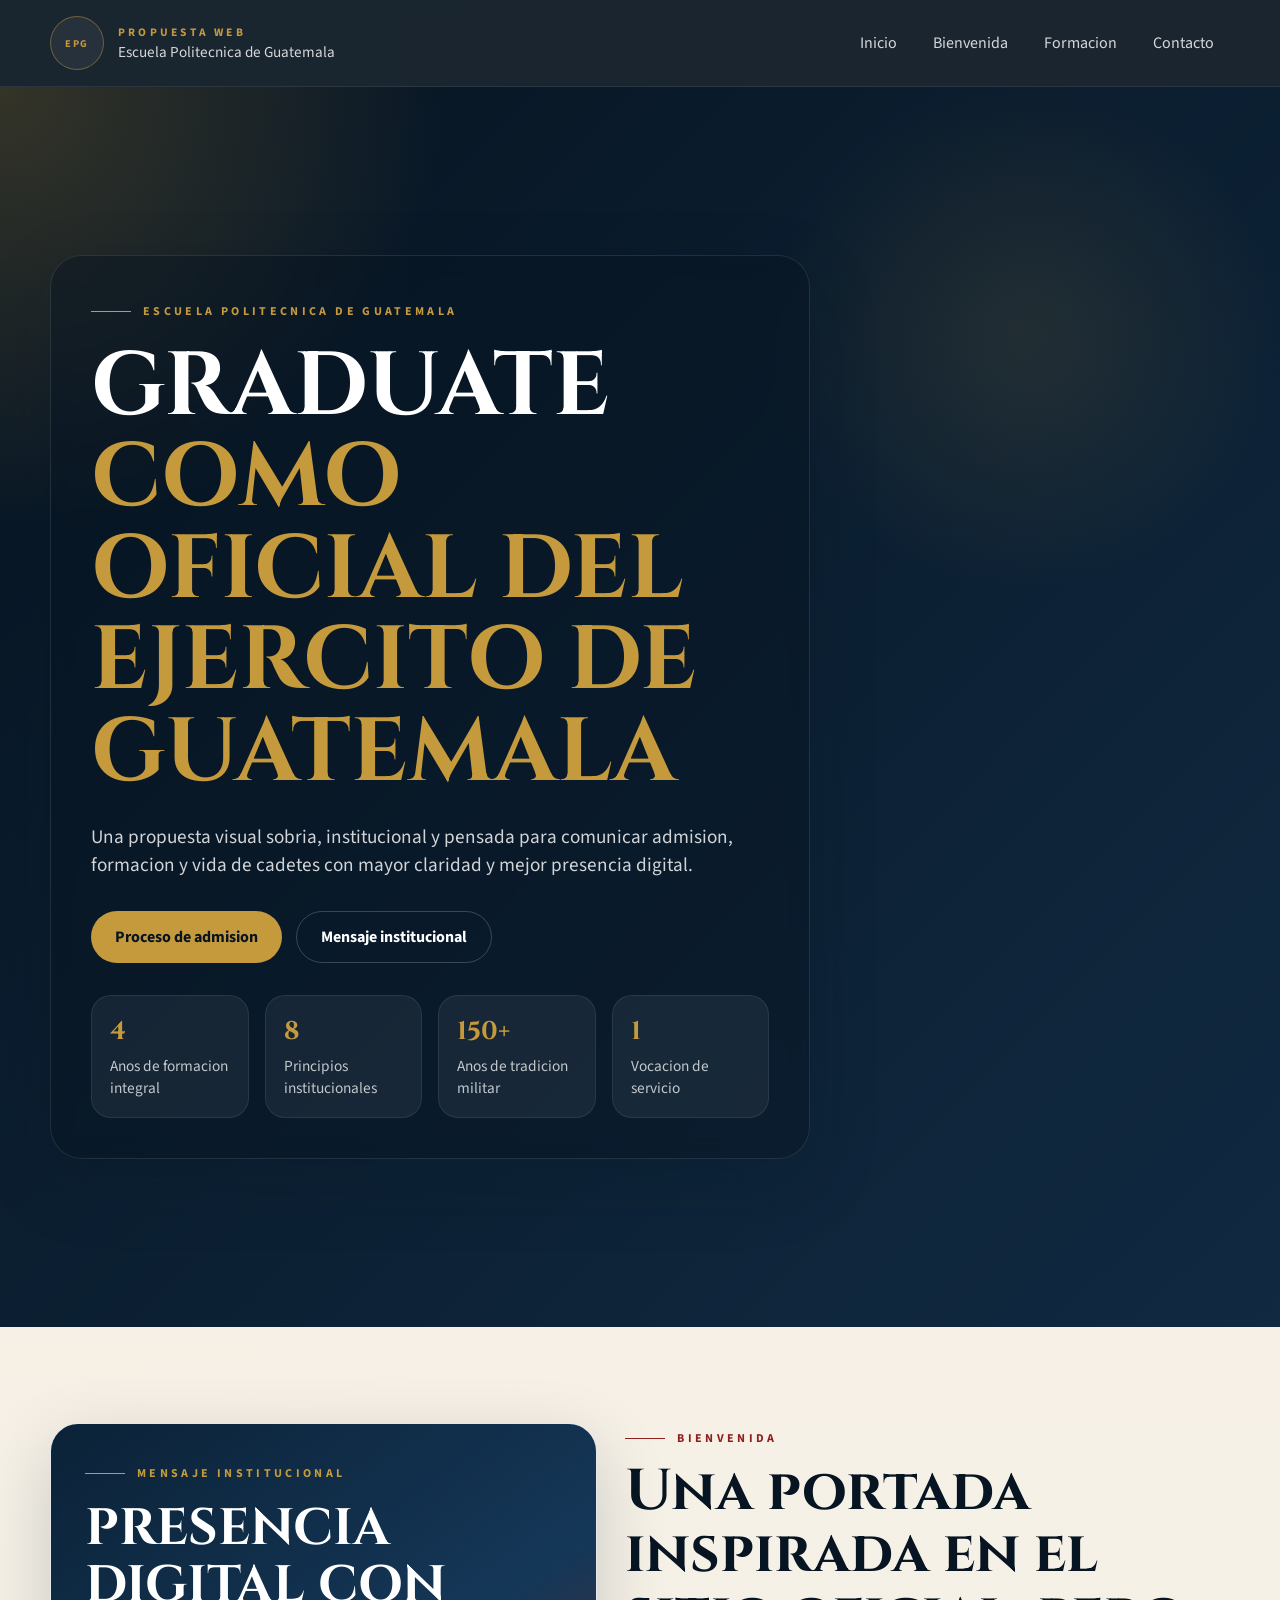
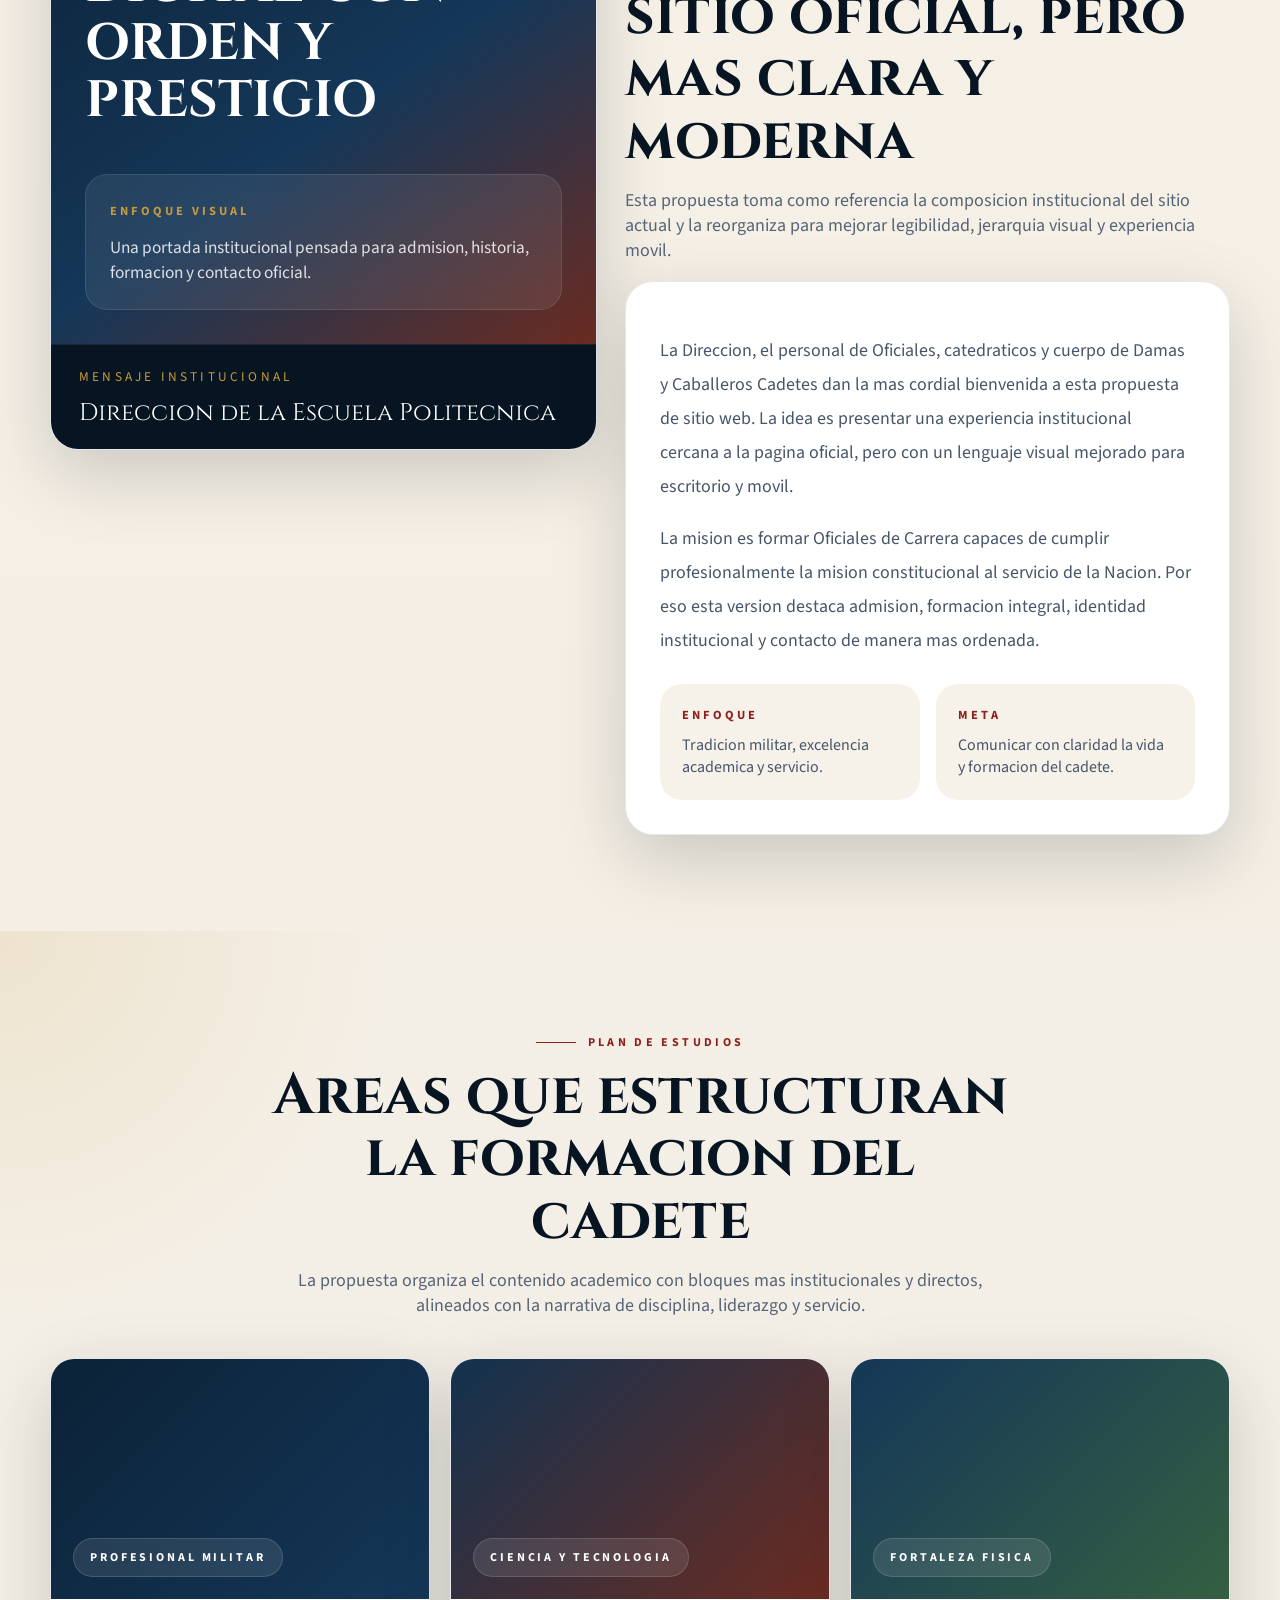
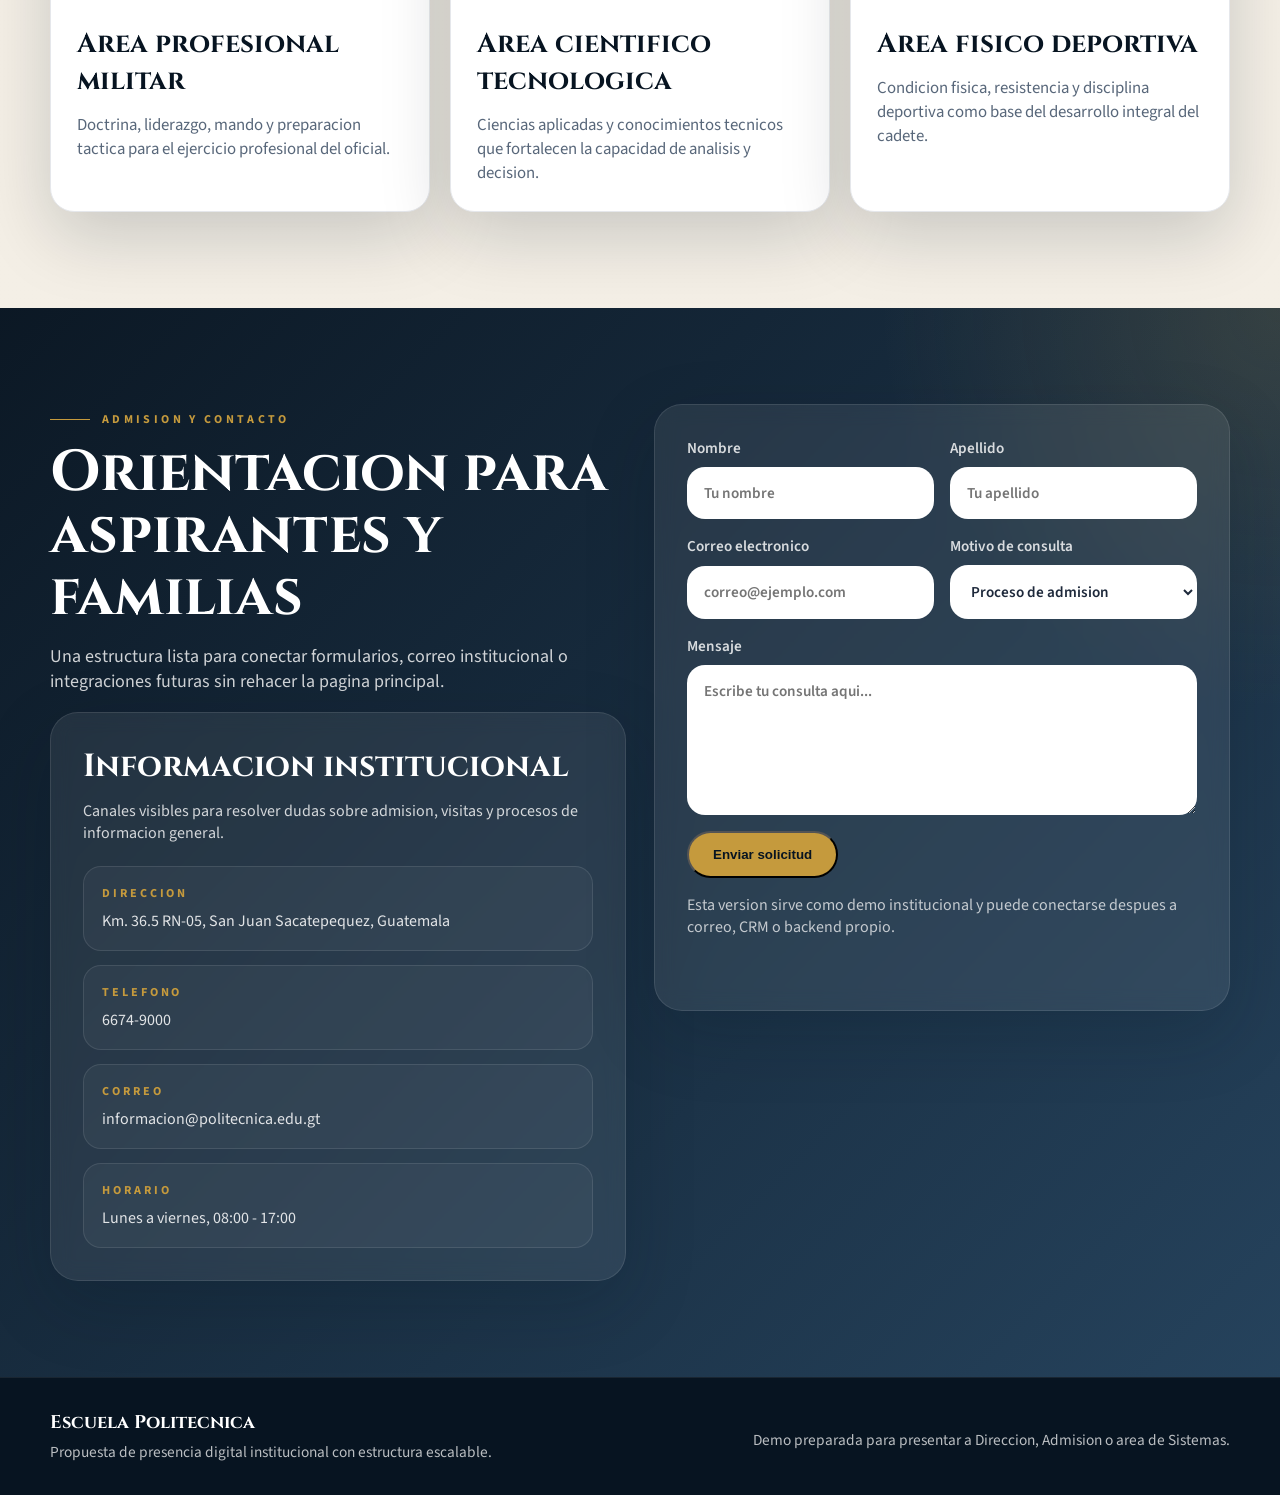
<file: site/index.html>
<!doctype html>
<html lang="es">
  <head>
    <meta charset="UTF-8" />
    <meta name="viewport" content="width=device-width, initial-scale=1.0" />
    <meta
      name="description"
      content="Sitio institucional de la Escuela Politecnica con estructura moderna, escalable y lista para crecer."
    />
    <title>Escuela Politecnica</title>
    <script type="module" crossorigin src="./assets/index-DQVd6Ttd.js"></script>
    <link rel="stylesheet" crossorigin href="./assets/index-B2uB-DBB.css">
  </head>
  <body>
    <div id="root"></div>
  </body>
</html>
</file>
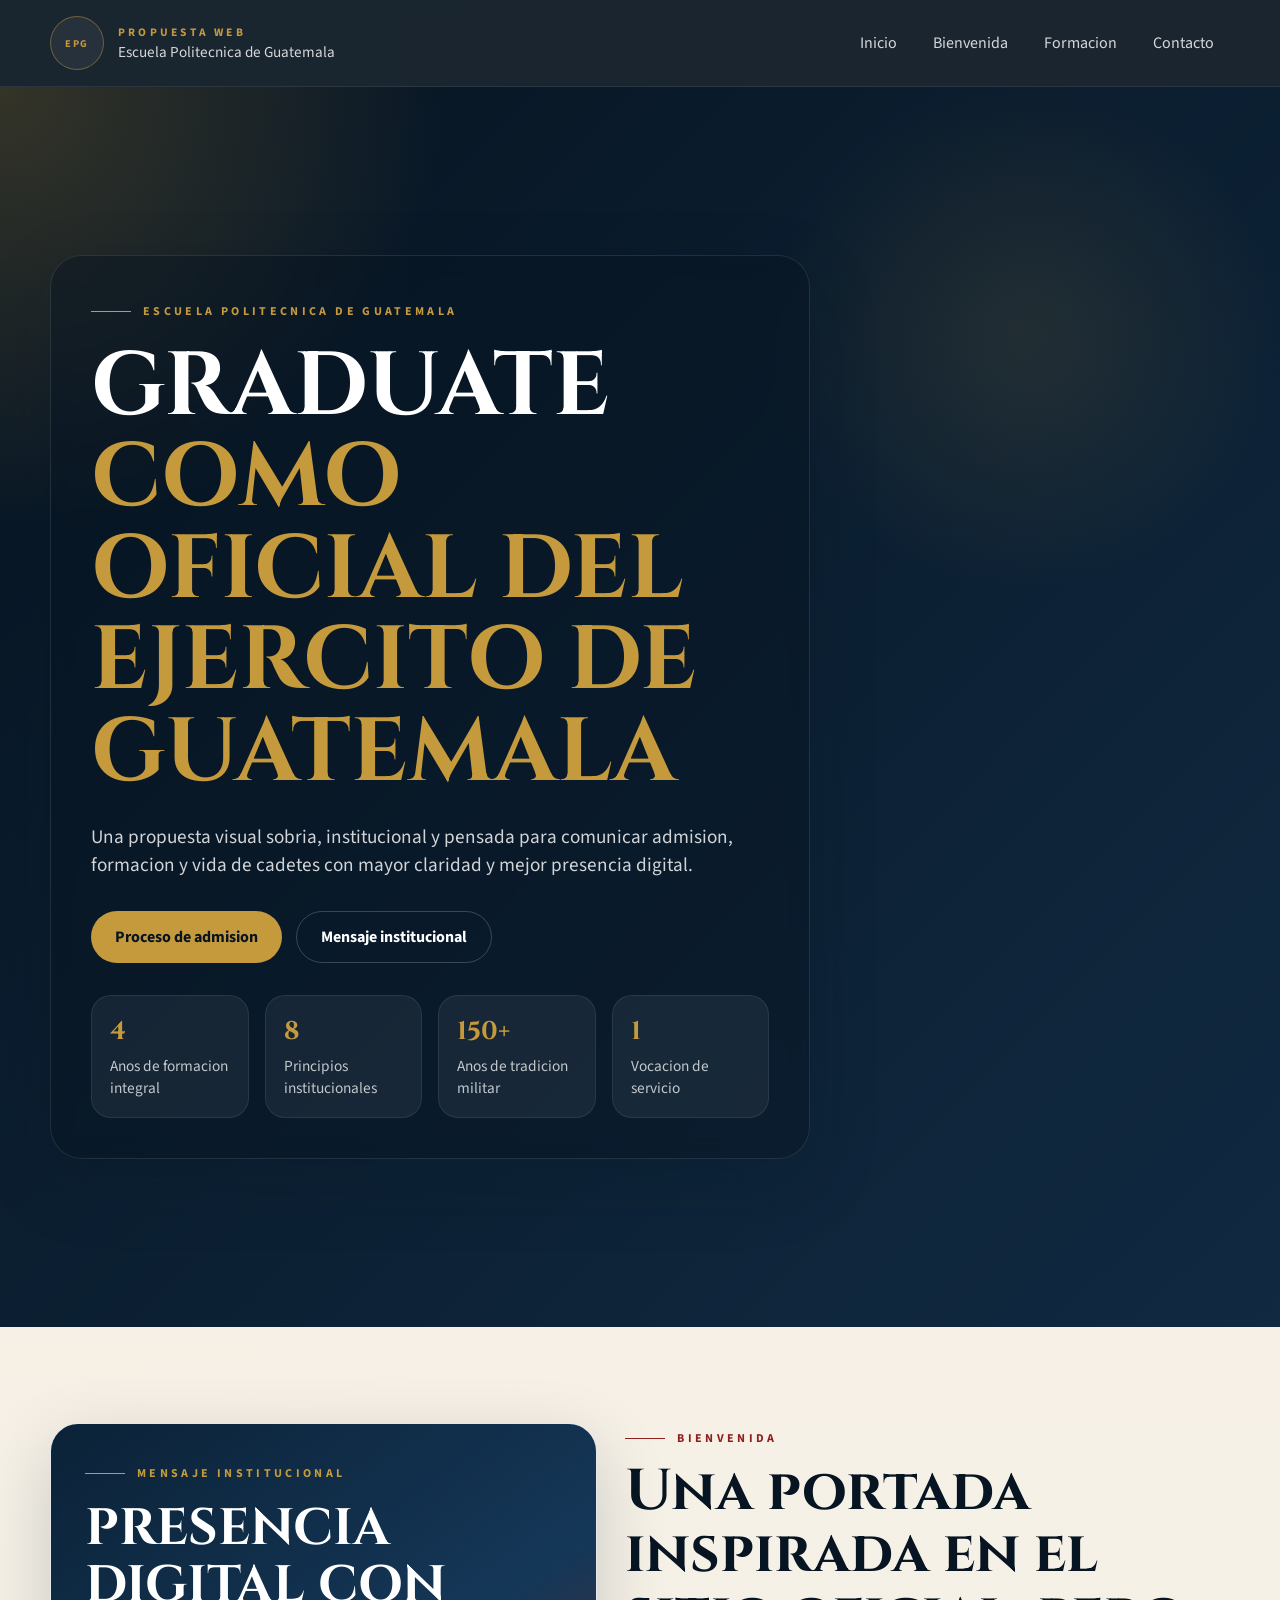
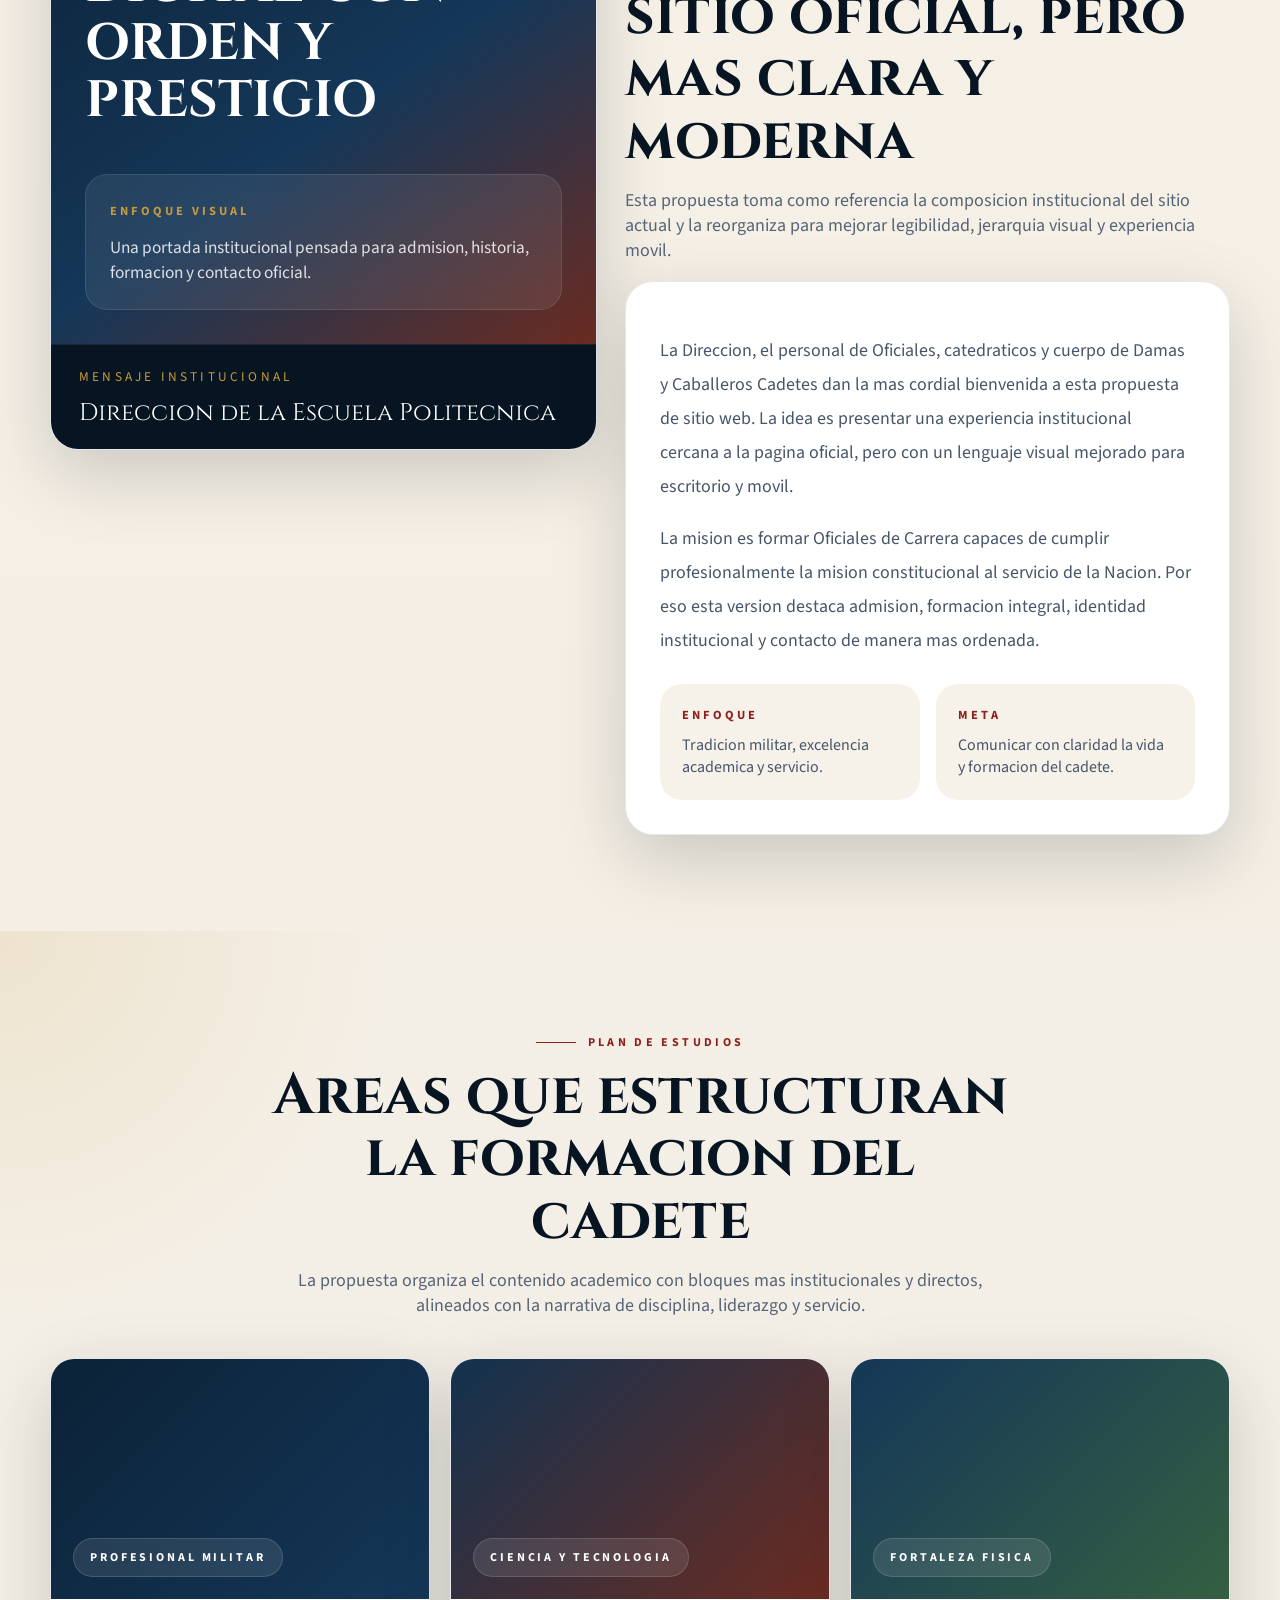
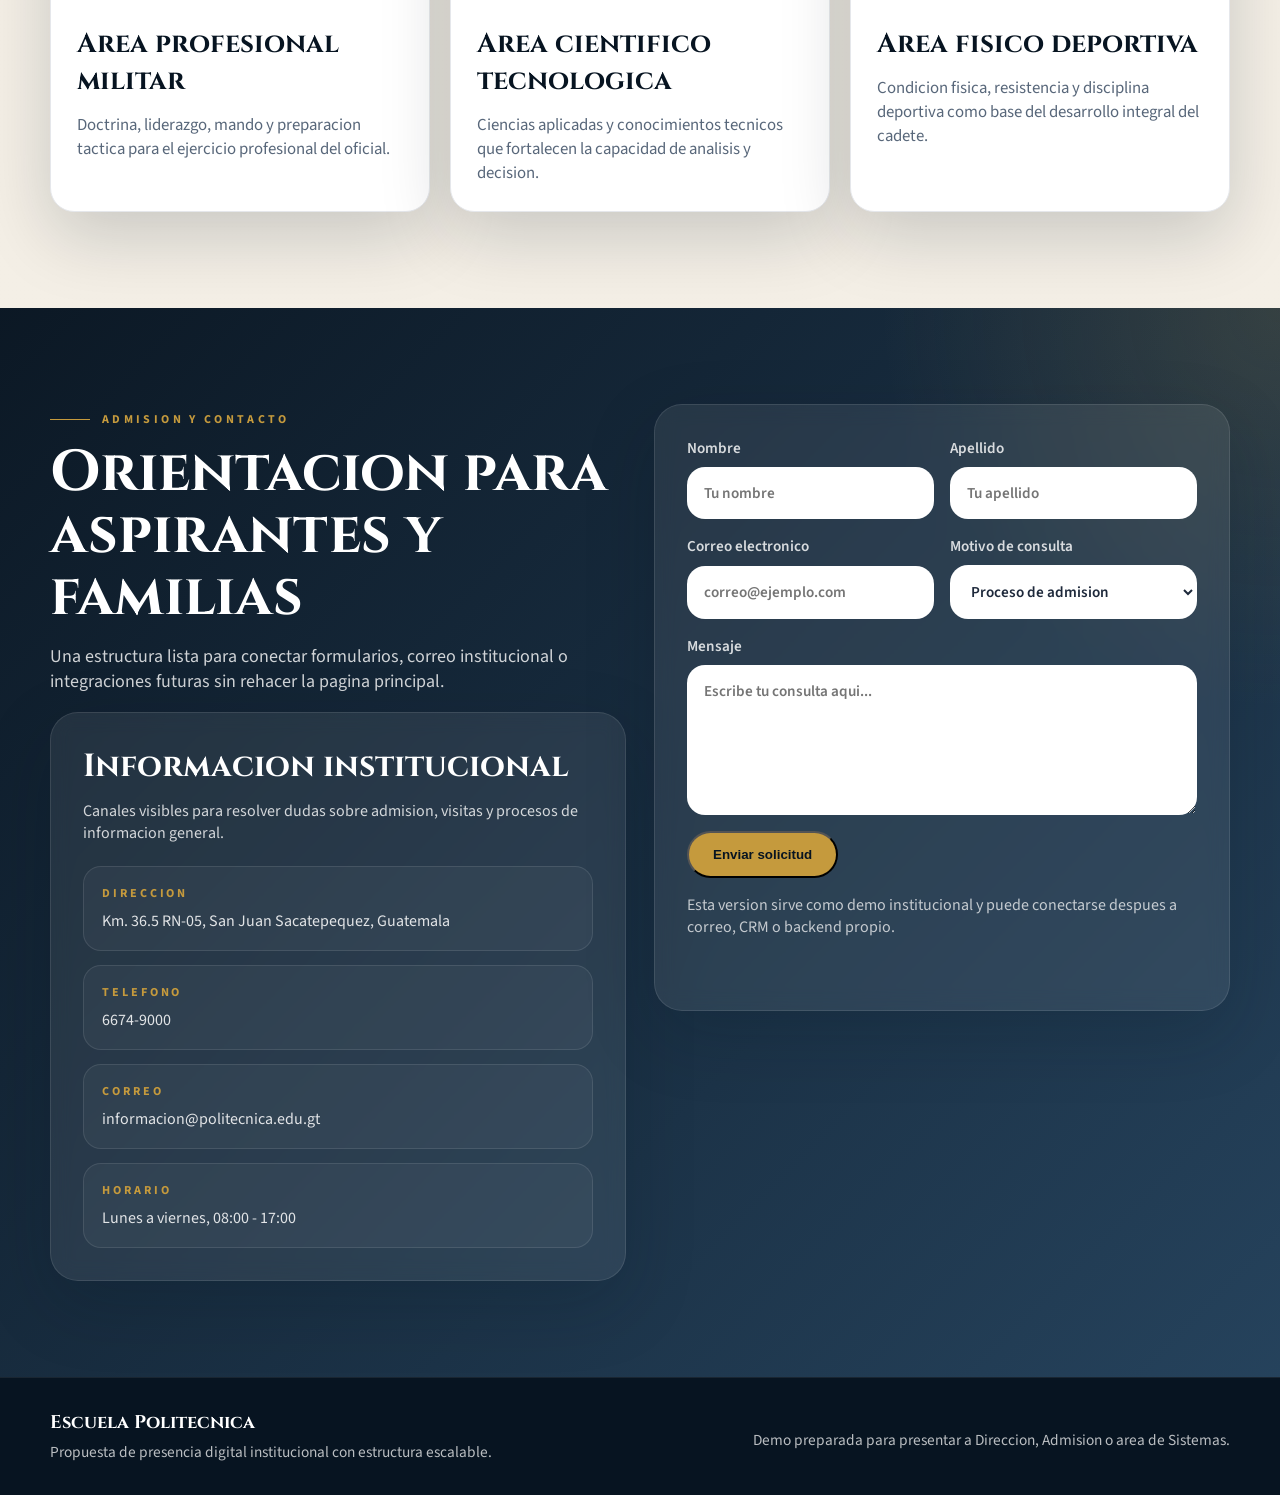
<file: site/demo.html>
<!doctype html>
<html lang="es">
<head>
  <meta charset="UTF-8" />
  <meta name="viewport" content="width=device-width, initial-scale=1.0" />
  <meta name="description" content="Propuesta de sitio institucional para la Escuela Politecnica de Guatemala." />
  <title>Propuesta Web | Escuela Politecnica</title>
  <style>
    @import url('https://fonts.googleapis.com/css2?family=Cinzel:wght@500;600;700;800&family=Source+Sans+3:wght@400;500;600;700&display=swap');
    :root { --navy:#071421; --gold:#c59a3d; --red:#8f1f1d; --text:#223142; --shadow:0 24px 70px rgba(7,20,33,.18); --radius-lg:28px; --radius-md:22px; --radius-sm:18px; --max:min(1180px,calc(100% - 2rem)); }
    *{box-sizing:border-box} html{scroll-behavior:smooth} body{margin:0;font-family:'Source Sans 3',sans-serif;color:var(--text);background:radial-gradient(circle at top left,rgba(197,154,61,.12),transparent 30%),linear-gradient(180deg,#f8f3ea 0%,#f1ebdf 100%)} a{text-decoration:none;color:inherit} section{padding:96px 0} .container{width:var(--max);margin:0 auto}
    .eyebrow{display:inline-flex;align-items:center;gap:12px;font-size:.75rem;font-weight:700;text-transform:uppercase;letter-spacing:.28em;color:var(--red)} .eyebrow:before{content:"";width:40px;height:1px;background:currentColor} .section-title{margin:14px 0 0;font-family:'Cinzel',serif;font-size:clamp(2.2rem,5vw,3.6rem);line-height:1.08;color:var(--navy)} .section-copy{margin-top:16px;font-size:1.125rem;color:#556476;max-width:48rem}
    header{position:sticky;top:0;z-index:20;backdrop-filter:blur(10px);background:rgba(7,20,33,.92);border-bottom:1px solid rgba(255,255,255,.08)} .nav-shell{width:var(--max);margin:0 auto;padding:16px 0;display:flex;align-items:center;justify-content:space-between;gap:18px} .brand{display:flex;align-items:center;gap:14px;color:#fff} .brand-mark{width:54px;height:54px;border-radius:999px;border:1px solid rgba(197,154,61,.45);display:grid;place-items:center;color:var(--gold);font-size:.65rem;font-weight:700;letter-spacing:.18em;text-transform:uppercase;background:rgba(255,255,255,.06)} .brand small{display:block;color:var(--gold);text-transform:uppercase;letter-spacing:.28em;font-weight:700;font-size:.72rem} .brand span{display:block;color:rgba(255,255,255,.82);font-size:.95rem}
    .nav-links{display:flex;align-items:center;gap:4px} .nav-links a{color:rgba(255,255,255,.82);padding:12px 16px;border-radius:999px;transition:.2s ease} .nav-links a:hover{background:rgba(255,255,255,.08);color:#fff} .menu-toggle{display:none;color:#fff;border:1px solid rgba(197,154,61,.45);background:transparent;border-radius:999px;padding:10px 16px;font:inherit}
    .hero{position:relative;overflow:hidden;min-height:92vh;background:var(--navy);color:#fff} .hero-bg{position:absolute;inset:0;background:radial-gradient(circle at top left,rgba(197,154,61,.24),transparent 25%),linear-gradient(135deg,rgba(7,20,33,.96),rgba(18,46,72,.84))} .hero-bg:after{content:"";position:absolute;inset:0;background:radial-gradient(circle at 80% 20%,rgba(197,154,61,.12),transparent 18%)} .hero-content{position:relative;width:var(--max);margin:0 auto;min-height:92vh;display:flex;align-items:center;padding:72px 0}
    .hero-card{max-width:760px;padding:40px;border-radius:32px;border:1px solid rgba(255,255,255,.1);background:rgba(7,20,33,.46);backdrop-filter:blur(10px);box-shadow:var(--shadow)} .hero .eyebrow{color:var(--gold)} .hero-title{margin:22px 0 0;max-width:14ch;font-family:'Cinzel',serif;font-size:clamp(2.9rem,7vw,5.8rem);text-transform:uppercase;line-height:1.02} .hero-title span{color:var(--gold)} .hero-copy{max-width:42rem;margin-top:24px;font-size:1.2rem;color:rgba(255,255,255,.82)} .actions{display:flex;flex-wrap:wrap;gap:14px;margin-top:32px}
    .btn{display:inline-flex;align-items:center;justify-content:center;padding:14px 24px;border-radius:999px;font-weight:700;transition:transform .2s ease,background .2s ease}.btn:hover{transform:translateY(-2px)} .btn-primary{background:var(--gold);color:var(--navy)} .btn-secondary{border:1px solid rgba(255,255,255,.2);color:#fff}
    .hero-stats{margin-top:32px;display:grid;grid-template-columns:repeat(4,minmax(0,1fr));gap:16px}.hero-stats article{padding:18px;border-radius:20px;background:rgba(255,255,255,.06);border:1px solid rgba(255,255,255,.08)} .hero-stats strong{display:block;font-family:'Cinzel',serif;font-size:1.6rem;color:var(--gold)} .hero-stats span{display:block;margin-top:6px;color:rgba(255,255,255,.74);font-size:.96rem}
    .welcome-grid,.contact-grid{display:grid;gap:28px;align-items:start}.welcome-grid{grid-template-columns:.95fr 1.05fr}.contact-grid{grid-template-columns:1fr 1fr}.panel{background:#fff;border:1px solid #e5e7eb;border-radius:var(--radius-lg);box-shadow:var(--shadow);overflow:hidden}
    .visual-panel{min-height:520px;display:flex;flex-direction:column;justify-content:space-between;background:linear-gradient(145deg,#0b2237 0%,#153758 55%,#6b2c22 100%);color:#fff;padding:34px}.visual-panel h3{margin:18px 0 0;max-width:11ch;font-family:'Cinzel',serif;font-size:clamp(2rem,5vw,3.2rem);line-height:1.12;text-transform:uppercase}.visual-note{padding:24px;border-radius:var(--radius-md);border:1px solid rgba(255,255,255,.1);background:rgba(255,255,255,.08);backdrop-filter:blur(8px)} .visual-note strong{color:var(--gold);text-transform:uppercase;font-size:.78rem;letter-spacing:.24em} .visual-note p{margin:14px 0 0;color:rgba(255,255,255,.84);font-size:1.08rem}
    .panel-footer{padding:20px 28px;background:var(--navy);color:#fff;border-top:1px solid rgba(255,255,255,.08)} .panel-footer small{color:var(--gold);text-transform:uppercase;letter-spacing:.24em} .panel-footer p{margin:10px 0 0;font-family:'Cinzel',serif;font-size:1.5rem} .copy-card{padding:34px} .copy-card p{font-size:1.12rem;line-height:1.9;color:#465568} .copy-card p+p{margin-top:18px}
    .mini-grid{margin-top:26px;display:grid;gap:16px;grid-template-columns:repeat(2,minmax(0,1fr))}.mini-card{padding:22px;border-radius:var(--radius-md);background:rgba(244,239,230,.82)} .mini-card strong{display:block;color:var(--red);font-size:.78rem;text-transform:uppercase;letter-spacing:.24em} .mini-card span{display:block;margin-top:10px;color:#465568;font-size:1rem}
    .study-area{position:relative;overflow:hidden;background:radial-gradient(circle at top left,rgba(197,154,61,.14),transparent 24%),linear-gradient(180deg,rgba(244,239,230,.96),rgba(244,239,230,.98))}.section-head.center{text-align:center;max-width:760px;margin:0 auto 40px}.section-head.center .section-copy{margin-left:auto;margin-right:auto}
    .cards{display:grid;gap:20px;grid-template-columns:repeat(3,minmax(0,1fr))}.card{overflow:hidden;background:#fff;border:1px solid #e5e7eb;border-radius:24px;box-shadow:var(--shadow)} .card-visual{height:240px;padding:22px;display:flex;align-items:end;background-size:cover} .card-visual span{display:inline-flex;padding:10px 16px;border-radius:999px;border:1px solid rgba(255,255,255,.14);background:rgba(255,255,255,.1);color:#fff;font-size:.75rem;text-transform:uppercase;letter-spacing:.24em;font-weight:700;backdrop-filter:blur(8px)} .card-body{padding:26px} .card-body h3{margin:0;font-family:'Cinzel',serif;font-size:1.7rem;color:var(--navy)} .card-body p{margin:14px 0 0;color:#58677a;font-size:1.05rem}
    .contact-area{color:#fff;background:radial-gradient(circle at top right,rgba(197,154,61,.16),transparent 24%),linear-gradient(135deg,rgba(7,20,33,.98),rgba(20,52,81,.92))}.contact-area .section-title,.contact-area .section-copy{color:#fff}.glass{border-radius:var(--radius-lg);border:1px solid rgba(255,255,255,.1);background:rgba(255,255,255,.08);backdrop-filter:blur(10px);box-shadow:var(--shadow);padding:32px}
    .info-list{margin-top:22px;display:grid;gap:14px}.info-item{border-radius:var(--radius-sm);border:1px solid rgba(255,255,255,.1);background:rgba(255,255,255,.04);padding:18px}.info-item strong{display:block;color:var(--gold);font-size:.76rem;text-transform:uppercase;letter-spacing:.24em}.info-item span{display:block;margin-top:8px;color:rgba(255,255,255,.86)}
    form{display:grid;gap:16px}.form-grid{display:grid;gap:16px;grid-template-columns:repeat(2,minmax(0,1fr))} label{display:grid;gap:8px;font-size:.95rem;color:rgba(255,255,255,.82);font-weight:600} input,select,textarea{width:100%;border:1px solid rgba(255,255,255,.12);border-radius:18px;padding:14px 16px;font:inherit;color:#1e293b;background:#fff} textarea{min-height:150px;resize:vertical}.full{grid-column:1 / -1}.status{min-height:24px;color:var(--gold);font-weight:700}
    footer{padding:32px 0;background:var(--navy);border-top:1px solid rgba(255,255,255,.08);color:rgba(255,255,255,.72)} .footer-shell{width:var(--max);margin:0 auto;display:flex;align-items:center;justify-content:space-between;gap:18px} .footer-shell strong{display:block;font-family:'Cinzel',serif;color:#fff;font-size:1.15rem} .footer-shell span{display:block;margin-top:6px;font-size:.96rem}
    @media (max-width:980px){.welcome-grid,.contact-grid,.cards,.hero-stats{grid-template-columns:1fr}.hero-content{padding:56px 0}}
    @media (max-width:760px){section{padding:74px 0}.menu-toggle{display:inline-flex}.nav-links{position:absolute;left:1rem;right:1rem;top:calc(100% + .75rem);display:none;flex-direction:column;align-items:stretch;padding:12px;border-radius:24px;border:1px solid rgba(255,255,255,.08);background:rgba(7,20,33,.98);box-shadow:var(--shadow)} .nav-links.open{display:flex}.brand span{font-size:.86rem}.hero-card,.copy-card,.glass,.visual-panel{padding:26px}.form-grid,.mini-grid{grid-template-columns:1fr}.footer-shell{flex-direction:column;align-items:start}}
  </style>
</head>
<body>
  <header><div class="nav-shell"><a class="brand" href="#inicio"><div class="brand-mark">EPG</div><div><small>Propuesta web</small><span>Escuela Politecnica de Guatemala</span></div></a><button class="menu-toggle" id="menuToggle" type="button">Menu</button><nav class="nav-links" id="navLinks"><a href="#inicio">Inicio</a><a href="#bienvenida">Bienvenida</a><a href="#formacion">Formacion</a><a href="#contacto">Contacto</a></nav></div></header>
  <section class="hero" id="inicio"><div class="hero-bg"></div><div class="hero-content"><div class="hero-card"><div class="eyebrow">Escuela Politecnica de Guatemala</div><h1 class="hero-title">Graduate <span>como Oficial del Ejercito de Guatemala</span></h1><p class="hero-copy">Una propuesta visual sobria, institucional y pensada para comunicar admision, formacion y vida de cadetes con mayor claridad y mejor presencia digital.</p><div class="actions"><a class="btn btn-primary" href="#contacto">Proceso de admision</a><a class="btn btn-secondary" href="#bienvenida">Mensaje institucional</a></div><div class="hero-stats"><article><strong>4</strong><span>Anos de formacion integral</span></article><article><strong>8</strong><span>Principios institucionales</span></article><article><strong>150+</strong><span>Anos de tradicion militar</span></article><article><strong>1</strong><span>Vocacion de servicio</span></article></div></div></div></section>
  <section id="bienvenida"><div class="container welcome-grid"><article class="panel"><div class="visual-panel"><div><div class="eyebrow" style="color: var(--gold);">Mensaje institucional</div><h3>Presencia digital con orden y prestigio</h3></div><div class="visual-note"><strong>Enfoque visual</strong><p>Una portada institucional pensada para admision, historia, formacion y contacto oficial.</p></div></div><div class="panel-footer"><small>Mensaje institucional</small><p>Direccion de la Escuela Politecnica</p></div></article><div><div class="section-head"><div class="eyebrow">Bienvenida</div><h2 class="section-title">Una portada inspirada en el sitio oficial, pero mas clara y moderna</h2><p class="section-copy">Esta propuesta toma como referencia la composicion institucional del sitio actual y la reorganiza para mejorar legibilidad, jerarquia visual y experiencia movil.</p></div><article class="panel copy-card"><p>La Direccion, el personal de Oficiales, catedraticos y cuerpo de Damas y Caballeros Cadetes dan la mas cordial bienvenida a esta propuesta de sitio web. La idea es presentar una experiencia institucional cercana a la pagina oficial, pero con un lenguaje visual mejorado para escritorio y movil.</p><p>La mision es formar Oficiales de Carrera capaces de cumplir profesionalmente la mision constitucional al servicio de la Nacion. Por eso esta version destaca admision, formacion integral, identidad institucional y contacto de manera mas ordenada.</p><div class="mini-grid"><article class="mini-card"><strong>Enfoque</strong><span>Tradicion militar, excelencia academica y servicio.</span></article><article class="mini-card"><strong>Meta</strong><span>Comunicar con claridad la vida y formacion del cadete.</span></article></div></article></div></div></section>
  <section class="study-area" id="formacion"><div class="container"><div class="section-head center"><div class="eyebrow">Plan de estudios</div><h2 class="section-title">Areas que estructuran la formacion del cadete</h2><p class="section-copy">La propuesta organiza el contenido academico con bloques mas institucionales y directos, alineados con la narrativa de disciplina, liderazgo y servicio.</p></div><div class="cards"><article class="card"><div class="card-visual" style="background-image: linear-gradient(135deg, #0b2237, #153758);"><span>Profesional militar</span></div><div class="card-body"><h3>Area profesional militar</h3><p>Doctrina, liderazgo, mando y preparacion tactica para el ejercicio profesional del oficial.</p></div></article><article class="card"><div class="card-visual" style="background-image: linear-gradient(135deg, #12324f, #6b2c22);"><span>Ciencia y tecnologia</span></div><div class="card-body"><h3>Area cientifico tecnologica</h3><p>Ciencias aplicadas y conocimientos tecnicos que fortalecen la capacidad de analisis y decision.</p></div></article><article class="card"><div class="card-visual" style="background-image: linear-gradient(135deg, #153758, #355f42);"><span>Fortaleza fisica</span></div><div class="card-body"><h3>Area fisico deportiva</h3><p>Condicion fisica, resistencia y disciplina deportiva como base del desarrollo integral del cadete.</p></div></article></div></div></section>
  <section class="contact-area" id="contacto"><div class="container contact-grid"><div><div class="section-head"><div class="eyebrow" style="color: var(--gold);">Admision y contacto</div><h2 class="section-title">Orientacion para aspirantes y familias</h2><p class="section-copy" style="color: rgba(255,255,255,.8);">Una estructura lista para conectar formularios, correo institucional o integraciones futuras sin rehacer la pagina principal.</p></div><article class="glass"><h3 style="margin:0;font-family:'Cinzel',serif;font-size:2rem;">Informacion institucional</h3><p style="margin-top:12px;color:rgba(255,255,255,.8);">Canales visibles para resolver dudas sobre admision, visitas y procesos de informacion general.</p><div class="info-list"><div class="info-item"><strong>Direccion</strong><span>Km. 36.5 RN-05, San Juan Sacatepequez, Guatemala</span></div><div class="info-item"><strong>Telefono</strong><span>6674-9000</span></div><div class="info-item"><strong>Correo</strong><span>informacion@politecnica.edu.gt</span></div><div class="info-item"><strong>Horario</strong><span>Lunes a viernes, 08:00 - 17:00</span></div></div></article></div><article class="glass"><form id="contactForm"><div class="form-grid"><label>Nombre<input name="nombre" placeholder="Tu nombre" /></label><label>Apellido<input name="apellido" placeholder="Tu apellido" /></label><label>Correo electronico<input name="correo" type="email" placeholder="correo@ejemplo.com" /></label><label>Motivo de consulta<select name="motivo"><option>Proceso de admision</option><option>Programas academicos</option><option>Visita institucional</option><option>Informacion general</option></select></label><label class="full">Mensaje<textarea name="mensaje" placeholder="Escribe tu consulta aqui..."></textarea></label></div><button class="btn btn-primary" type="submit" style="width:fit-content;">Enviar solicitud</button><p style="margin:0;color:rgba(255,255,255,.72);">Esta version sirve como demo institucional y puede conectarse despues a correo, CRM o backend propio.</p><div class="status" id="formStatus"></div></form></article></div></section>
  <footer><div class="footer-shell"><div><strong>Escuela Politecnica</strong><span>Propuesta de presencia digital institucional con estructura escalable.</span></div><span>Demo preparada para presentar a Direccion, Admision o area de Sistemas.</span></div></footer>
  <script>
    const menuToggle = document.getElementById('menuToggle');
    const navLinks = document.getElementById('navLinks');
    const contactForm = document.getElementById('contactForm');
    const formStatus = document.getElementById('formStatus');
    menuToggle.addEventListener('click', () => navLinks.classList.toggle('open'));
    navLinks.querySelectorAll('a').forEach((link) => link.addEventListener('click', () => navLinks.classList.remove('open')));
    contactForm.addEventListener('submit', (event) => {
      event.preventDefault();
      const formData = new FormData(contactForm);
      const nombre = String(formData.get('nombre') || '').trim();
      const correo = String(formData.get('correo') || '').trim();
      const mensaje = String(formData.get('mensaje') || '').trim();
      if (!nombre || !correo || !mensaje) {
        formStatus.textContent = 'Completa los campos obligatorios para continuar.';
        return;
      }
      formStatus.textContent = 'Solicitud enviada. Esta demo puede conectarse luego al canal oficial que defina la institucion.';
      contactForm.reset();
    });
  </script>
</body>
</html>
</file>
<file: site/assets/index-B2uB-DBB.css>
@import"https://fonts.googleapis.com/css2?family=Cinzel:wght@500;600;700;800&family=Source+Sans+3:wght@400;500;600;700&display=swap";*,:before,:after{--tw-border-spacing-x: 0;--tw-border-spacing-y: 0;--tw-translate-x: 0;--tw-translate-y: 0;--tw-rotate: 0;--tw-skew-x: 0;--tw-skew-y: 0;--tw-scale-x: 1;--tw-scale-y: 1;--tw-pan-x: ;--tw-pan-y: ;--tw-pinch-zoom: ;--tw-scroll-snap-strictness: proximity;--tw-gradient-from-position: ;--tw-gradient-via-position: ;--tw-gradient-to-position: ;--tw-ordinal: ;--tw-slashed-zero: ;--tw-numeric-figure: ;--tw-numeric-spacing: ;--tw-numeric-fraction: ;--tw-ring-inset: ;--tw-ring-offset-width: 0px;--tw-ring-offset-color: #fff;--tw-ring-color: rgb(59 130 246 / .5);--tw-ring-offset-shadow: 0 0 #0000;--tw-ring-shadow: 0 0 #0000;--tw-shadow: 0 0 #0000;--tw-shadow-colored: 0 0 #0000;--tw-blur: ;--tw-brightness: ;--tw-contrast: ;--tw-grayscale: ;--tw-hue-rotate: ;--tw-invert: ;--tw-saturate: ;--tw-sepia: ;--tw-drop-shadow: ;--tw-backdrop-blur: ;--tw-backdrop-brightness: ;--tw-backdrop-contrast: ;--tw-backdrop-grayscale: ;--tw-backdrop-hue-rotate: ;--tw-backdrop-invert: ;--tw-backdrop-opacity: ;--tw-backdrop-saturate: ;--tw-backdrop-sepia: ;--tw-contain-size: ;--tw-contain-layout: ;--tw-contain-paint: ;--tw-contain-style: }::backdrop{--tw-border-spacing-x: 0;--tw-border-spacing-y: 0;--tw-translate-x: 0;--tw-translate-y: 0;--tw-rotate: 0;--tw-skew-x: 0;--tw-skew-y: 0;--tw-scale-x: 1;--tw-scale-y: 1;--tw-pan-x: ;--tw-pan-y: ;--tw-pinch-zoom: ;--tw-scroll-snap-strictness: proximity;--tw-gradient-from-position: ;--tw-gradient-via-position: ;--tw-gradient-to-position: ;--tw-ordinal: ;--tw-slashed-zero: ;--tw-numeric-figure: ;--tw-numeric-spacing: ;--tw-numeric-fraction: ;--tw-ring-inset: ;--tw-ring-offset-width: 0px;--tw-ring-offset-color: #fff;--tw-ring-color: rgb(59 130 246 / .5);--tw-ring-offset-shadow: 0 0 #0000;--tw-ring-shadow: 0 0 #0000;--tw-shadow: 0 0 #0000;--tw-shadow-colored: 0 0 #0000;--tw-blur: ;--tw-brightness: ;--tw-contrast: ;--tw-grayscale: ;--tw-hue-rotate: ;--tw-invert: ;--tw-saturate: ;--tw-sepia: ;--tw-drop-shadow: ;--tw-backdrop-blur: ;--tw-backdrop-brightness: ;--tw-backdrop-contrast: ;--tw-backdrop-grayscale: ;--tw-backdrop-hue-rotate: ;--tw-backdrop-invert: ;--tw-backdrop-opacity: ;--tw-backdrop-saturate: ;--tw-backdrop-sepia: ;--tw-contain-size: ;--tw-contain-layout: ;--tw-contain-paint: ;--tw-contain-style: }*,:before,:after{box-sizing:border-box;border-width:0;border-style:solid;border-color:#e5e7eb}:before,:after{--tw-content: ""}html,:host{line-height:1.5;-webkit-text-size-adjust:100%;-moz-tab-size:4;-o-tab-size:4;tab-size:4;font-family:ui-sans-serif,system-ui,sans-serif,"Apple Color Emoji","Segoe UI Emoji",Segoe UI Symbol,"Noto Color Emoji";font-feature-settings:normal;font-variation-settings:normal;-webkit-tap-highlight-color:transparent}body{margin:0;line-height:inherit}hr{height:0;color:inherit;border-top-width:1px}abbr:where([title]){-webkit-text-decoration:underline dotted;text-decoration:underline dotted}h1,h2,h3,h4,h5,h6{font-size:inherit;font-weight:inherit}a{color:inherit;text-decoration:inherit}b,strong{font-weight:bolder}code,kbd,samp,pre{font-family:ui-monospace,SFMono-Regular,Menlo,Monaco,Consolas,Liberation Mono,Courier New,monospace;font-feature-settings:normal;font-variation-settings:normal;font-size:1em}small{font-size:80%}sub,sup{font-size:75%;line-height:0;position:relative;vertical-align:baseline}sub{bottom:-.25em}sup{top:-.5em}table{text-indent:0;border-color:inherit;border-collapse:collapse}button,input,optgroup,select,textarea{font-family:inherit;font-feature-settings:inherit;font-variation-settings:inherit;font-size:100%;font-weight:inherit;line-height:inherit;letter-spacing:inherit;color:inherit;margin:0;padding:0}button,select{text-transform:none}button,input:where([type=button]),input:where([type=reset]),input:where([type=submit]){-webkit-appearance:button;background-color:transparent;background-image:none}:-moz-focusring{outline:auto}:-moz-ui-invalid{box-shadow:none}progress{vertical-align:baseline}::-webkit-inner-spin-button,::-webkit-outer-spin-button{height:auto}[type=search]{-webkit-appearance:textfield;outline-offset:-2px}::-webkit-search-decoration{-webkit-appearance:none}::-webkit-file-upload-button{-webkit-appearance:button;font:inherit}summary{display:list-item}blockquote,dl,dd,h1,h2,h3,h4,h5,h6,hr,figure,p,pre{margin:0}fieldset{margin:0;padding:0}legend{padding:0}ol,ul,menu{list-style:none;margin:0;padding:0}dialog{padding:0}textarea{resize:vertical}input::-moz-placeholder,textarea::-moz-placeholder{opacity:1;color:#9ca3af}input::placeholder,textarea::placeholder{opacity:1;color:#9ca3af}button,[role=button]{cursor:pointer}:disabled{cursor:default}img,svg,video,canvas,audio,iframe,embed,object{display:block;vertical-align:middle}img,video{max-width:100%;height:auto}[hidden]:where(:not([hidden=until-found])){display:none}html{scroll-behavior:smooth}body{margin:0;font-family:Source Sans 3,sans-serif;--tw-text-opacity: 1;color:rgb(15 23 42 / var(--tw-text-opacity, 1))}*{box-sizing:border-box}a{text-decoration-line:none}.absolute{position:absolute}.relative{position:relative}.sticky{position:sticky}.inset-0{top:0;right:0;bottom:0;left:0}.inset-x-4{left:1rem;right:1rem}.bottom-4{bottom:1rem}.bottom-5{bottom:1.25rem}.left-4{left:1rem}.left-5{left:1.25rem}.right-4{right:1rem}.top-0{top:0}.top-1\/2{top:50%}.top-\[calc\(100\%\+0\.75rem\)\]{top:calc(100% + .75rem)}.z-10{z-index:10}.z-50{z-index:50}.mx-auto{margin-left:auto;margin-right:auto}.-mt-8{margin-top:-2rem}.mb-10{margin-bottom:2.5rem}.mb-4{margin-bottom:1rem}.mt-2{margin-top:.5rem}.mt-3{margin-top:.75rem}.mt-4{margin-top:1rem}.mt-5{margin-top:1.25rem}.mt-6{margin-top:1.5rem}.mt-8{margin-top:2rem}.block{display:block}.flex{display:flex}.inline-flex{display:inline-flex}.grid{display:grid}.hidden{display:none}.h-12{height:3rem}.h-14{height:3.5rem}.h-3{height:.75rem}.h-60{height:15rem}.h-64{height:16rem}.h-\[28rem\]{height:28rem}.h-full{height:100%}.min-h-6{min-height:1.5rem}.min-h-\[32rem\]{min-height:32rem}.min-h-\[88vh\]{min-height:88vh}.min-h-screen{min-height:100vh}.w-10{width:2.5rem}.w-12{width:3rem}.w-14{width:3.5rem}.w-3{width:.75rem}.w-\[min\(1180px\,calc\(100\%-2rem\)\)\]{width:min(1180px,calc(100% - 2rem))}.w-full{width:100%}.max-w-2xl{max-width:42rem}.max-w-3xl{max-width:48rem}.max-w-\[10ch\]{max-width:10ch}.max-w-\[14ch\]{max-width:14ch}.-translate-y-1\/2{--tw-translate-y: -50%;transform:translate(var(--tw-translate-x),var(--tw-translate-y)) rotate(var(--tw-rotate)) skew(var(--tw-skew-x)) skewY(var(--tw-skew-y)) scaleX(var(--tw-scale-x)) scaleY(var(--tw-scale-y))}.flex-col{flex-direction:column}.flex-wrap{flex-wrap:wrap}.place-items-center{place-items:center}.items-end{align-items:flex-end}.items-center{align-items:center}.justify-between{justify-content:space-between}.gap-2{gap:.5rem}.gap-3{gap:.75rem}.gap-4{gap:1rem}.gap-5{gap:1.25rem}.gap-6{gap:1.5rem}.gap-8{gap:2rem}.overflow-hidden{overflow:hidden}.rounded-2xl{border-radius:1rem}.rounded-3xl,.rounded-\[1\.5rem\]{border-radius:1.5rem}.rounded-\[1\.75rem\]{border-radius:1.75rem}.rounded-\[2rem\]{border-radius:2rem}.rounded-full{border-radius:9999px}.border{border-width:1px}.border-b{border-bottom-width:1px}.border-t{border-top-width:1px}.border-brand-gold\/20{border-color:#c59a3d33}.border-brand-gold\/40{border-color:#c59a3d66}.border-slate-200{--tw-border-opacity: 1;border-color:rgb(226 232 240 / var(--tw-border-opacity, 1))}.border-white\/10{border-color:#ffffff1a}.border-white\/15{border-color:#ffffff26}.border-white\/20{border-color:#fff3}.bg-brand-gold{--tw-bg-opacity: 1;background-color:rgb(197 154 61 / var(--tw-bg-opacity, 1))}.bg-brand-gold\/15{background-color:#c59a3d26}.bg-brand-navy{--tw-bg-opacity: 1;background-color:rgb(7 20 33 / var(--tw-bg-opacity, 1))}.bg-brand-navy\/45{background-color:#07142173}.bg-brand-navy\/80{background-color:#071421cc}.bg-brand-navy\/90{background-color:#071421e6}.bg-brand-sand\/60{background-color:#f4efe699}.bg-brand-sand\/70{background-color:#f4efe6b3}.bg-brand-sand\/95{background-color:#f4efe6f2}.bg-slate-100\/70{background-color:#f1f5f9b3}.bg-white{--tw-bg-opacity: 1;background-color:rgb(255 255 255 / var(--tw-bg-opacity, 1))}.bg-white\/10{background-color:#ffffff1a}.bg-white\/45{background-color:#ffffff73}.bg-white\/5{background-color:#ffffff0d}.bg-white\/60{background-color:#fff9}.bg-\[linear-gradient\(145deg\,\#0b2237_0\%\,\#153758_55\%\,\#6b2c22_100\%\)\]{background-image:linear-gradient(145deg,#0b2237,#153758 55%,#6b2c22)}.bg-\[radial-gradient\(circle_at_top_left\,rgba\(197\,154\,61\,0\.12\)\,transparent_30\%\)\,linear-gradient\(180deg\,\#f8f3ea_0\%\,\#f1ebdf_100\%\)\]{background-image:radial-gradient(circle at top left,rgba(197,154,61,.12),transparent 30%),linear-gradient(180deg,#f8f3ea,#f1ebdf)}.bg-\[radial-gradient\(circle_at_top_left\,rgba\(197\,154\,61\,0\.14\)\,transparent_24\%\)\,linear-gradient\(180deg\,rgba\(244\,239\,230\,0\.96\)\,rgba\(244\,239\,230\,0\.98\)\)\]{background-image:radial-gradient(circle at top left,rgba(197,154,61,.14),transparent 24%),linear-gradient(180deg,#f4efe6f5,#f4efe6fa)}.bg-\[radial-gradient\(circle_at_top_left\,rgba\(197\,154\,61\,0\.18\)\,transparent_28\%\)\]{background-image:radial-gradient(circle at top left,rgba(197,154,61,.18),transparent 28%)}.bg-\[radial-gradient\(circle_at_top_left\,rgba\(197\,154\,61\,0\.2\)\,transparent_28\%\)\]{background-image:radial-gradient(circle at top left,rgba(197,154,61,.2),transparent 28%)}.bg-cover{background-size:cover}.bg-center{background-position:center}.bg-no-repeat{background-repeat:no-repeat}.object-cover{-o-object-fit:cover;object-fit:cover}.p-3{padding:.75rem}.p-4{padding:1rem}.p-5{padding:1.25rem}.p-6{padding:1.5rem}.p-8{padding:2rem}.px-4{padding-left:1rem;padding-right:1rem}.px-6{padding-left:1.5rem;padding-right:1.5rem}.py-2{padding-top:.5rem;padding-bottom:.5rem}.py-20{padding-top:5rem;padding-bottom:5rem}.py-24{padding-top:6rem;padding-bottom:6rem}.py-3{padding-top:.75rem;padding-bottom:.75rem}.py-4{padding-top:1rem;padding-bottom:1rem}.py-5{padding-top:1.25rem;padding-bottom:1.25rem}.py-8{padding-top:2rem;padding-bottom:2rem}.text-center{text-align:center}.font-heading{font-family:Cinzel,serif}.text-2xl{font-size:1.5rem;line-height:2rem}.text-3xl{font-size:1.875rem;line-height:2.25rem}.text-4xl{font-size:2.25rem;line-height:2.5rem}.text-\[0\.58rem\]{font-size:.58rem}.text-lg{font-size:1.125rem;line-height:1.75rem}.text-sm{font-size:.875rem;line-height:1.25rem}.text-xl{font-size:1.25rem;line-height:1.75rem}.text-xs{font-size:.75rem;line-height:1rem}.font-bold{font-weight:700}.font-semibold{font-weight:600}.uppercase{text-transform:uppercase}.leading-8{line-height:2rem}.leading-\[1\.05\]{line-height:1.05}.leading-tight{line-height:1.25}.tracking-\[0\.18em\]{letter-spacing:.18em}.tracking-\[0\.22em\]{letter-spacing:.22em}.tracking-\[0\.24em\]{letter-spacing:.24em}.tracking-\[0\.28em\]{letter-spacing:.28em}.tracking-\[0\.3em\]{letter-spacing:.3em}.text-brand-gold{--tw-text-opacity: 1;color:rgb(197 154 61 / var(--tw-text-opacity, 1))}.text-brand-navy{--tw-text-opacity: 1;color:rgb(7 20 33 / var(--tw-text-opacity, 1))}.text-brand-red{--tw-text-opacity: 1;color:rgb(143 31 29 / var(--tw-text-opacity, 1))}.text-slate-600{--tw-text-opacity: 1;color:rgb(71 85 105 / var(--tw-text-opacity, 1))}.text-slate-700{--tw-text-opacity: 1;color:rgb(51 65 85 / var(--tw-text-opacity, 1))}.text-slate-800{--tw-text-opacity: 1;color:rgb(30 41 59 / var(--tw-text-opacity, 1))}.text-slate-900{--tw-text-opacity: 1;color:rgb(15 23 42 / var(--tw-text-opacity, 1))}.text-white{--tw-text-opacity: 1;color:rgb(255 255 255 / var(--tw-text-opacity, 1))}.text-white\/60{color:#fff9}.text-white\/70{color:#ffffffb3}.text-white\/80{color:#fffc}.text-white\/85{color:#ffffffd9}.shadow-soft{--tw-shadow: 0 24px 70px rgba(7, 20, 33, .2);--tw-shadow-colored: 0 24px 70px var(--tw-shadow-color);box-shadow:var(--tw-ring-offset-shadow, 0 0 #0000),var(--tw-ring-shadow, 0 0 #0000),var(--tw-shadow)}.outline-none{outline:2px solid transparent;outline-offset:2px}.filter{filter:var(--tw-blur) var(--tw-brightness) var(--tw-contrast) var(--tw-grayscale) var(--tw-hue-rotate) var(--tw-invert) var(--tw-saturate) var(--tw-sepia) var(--tw-drop-shadow)}.backdrop-blur{--tw-backdrop-blur: blur(8px);-webkit-backdrop-filter:var(--tw-backdrop-blur) var(--tw-backdrop-brightness) var(--tw-backdrop-contrast) var(--tw-backdrop-grayscale) var(--tw-backdrop-hue-rotate) var(--tw-backdrop-invert) var(--tw-backdrop-opacity) var(--tw-backdrop-saturate) var(--tw-backdrop-sepia);backdrop-filter:var(--tw-backdrop-blur) var(--tw-backdrop-brightness) var(--tw-backdrop-contrast) var(--tw-backdrop-grayscale) var(--tw-backdrop-hue-rotate) var(--tw-backdrop-invert) var(--tw-backdrop-opacity) var(--tw-backdrop-saturate) var(--tw-backdrop-sepia)}.transition{transition-property:color,background-color,border-color,text-decoration-color,fill,stroke,opacity,box-shadow,transform,filter,backdrop-filter;transition-timing-function:cubic-bezier(.4,0,.2,1);transition-duration:.15s}.transition-all{transition-property:all;transition-timing-function:cubic-bezier(.4,0,.2,1);transition-duration:.15s}.duration-700{transition-duration:.7s}.before\:h-px:before{content:var(--tw-content);height:1px}.before\:w-10:before{content:var(--tw-content);width:2.5rem}.before\:bg-current:before{content:var(--tw-content);background-color:currentColor}.hover\:-translate-y-0\.5:hover{--tw-translate-y: -.125rem;transform:translate(var(--tw-translate-x),var(--tw-translate-y)) rotate(var(--tw-rotate)) skew(var(--tw-skew-x)) skewY(var(--tw-skew-y)) scaleX(var(--tw-scale-x)) scaleY(var(--tw-scale-y))}.hover\:bg-brand-navy\/70:hover{background-color:#071421b3}.hover\:bg-white\/10:hover{background-color:#ffffff1a}.hover\:text-white:hover{--tw-text-opacity: 1;color:rgb(255 255 255 / var(--tw-text-opacity, 1))}@media(min-width:640px){.sm\:block{display:block}.sm\:h-14{height:3.5rem}.sm\:w-14{width:3.5rem}.sm\:grid-cols-2{grid-template-columns:repeat(2,minmax(0,1fr))}.sm\:p-10{padding:2.5rem}.sm\:text-5xl{font-size:3rem;line-height:1}.sm\:text-6xl{font-size:3.75rem;line-height:1}.sm\:text-xl{font-size:1.25rem;line-height:1.75rem}}@media(min-width:768px){.md\:static{position:static}.md\:col-span-2{grid-column:span 2 / span 2}.md\:block{display:block}.md\:hidden{display:none}.md\:grid-cols-2{grid-template-columns:repeat(2,minmax(0,1fr))}.md\:flex-row{flex-direction:row}.md\:items-center{align-items:center}.md\:justify-between{justify-content:space-between}.md\:gap-1{gap:.25rem}.md\:border-0{border-width:0px}.md\:bg-transparent{background-color:transparent}.md\:p-0{padding:0}.md\:shadow-none{--tw-shadow: 0 0 #0000;--tw-shadow-colored: 0 0 #0000;box-shadow:var(--tw-ring-offset-shadow, 0 0 #0000),var(--tw-ring-shadow, 0 0 #0000),var(--tw-shadow)}}@media(min-width:1024px){.lg\:grid{display:grid}.lg\:grid-cols-3{grid-template-columns:repeat(3,minmax(0,1fr))}.lg\:grid-cols-\[0\.95fr_1\.05fr\]{grid-template-columns:.95fr 1.05fr}.lg\:grid-cols-\[1\.05fr_0\.95fr\]{grid-template-columns:1.05fr .95fr}.lg\:grid-cols-\[1\.35fr_1fr\]{grid-template-columns:1.35fr 1fr}.lg\:items-start{align-items:flex-start}.lg\:items-center{align-items:center}.lg\:text-7xl{font-size:4.5rem;line-height:1}}@media(min-width:1280px){.xl\:grid-cols-2{grid-template-columns:repeat(2,minmax(0,1fr))}.xl\:grid-cols-4{grid-template-columns:repeat(4,minmax(0,1fr))}.xl\:grid-cols-\[1\.1fr_0\.9fr\]{grid-template-columns:1.1fr .9fr}}
</file>
